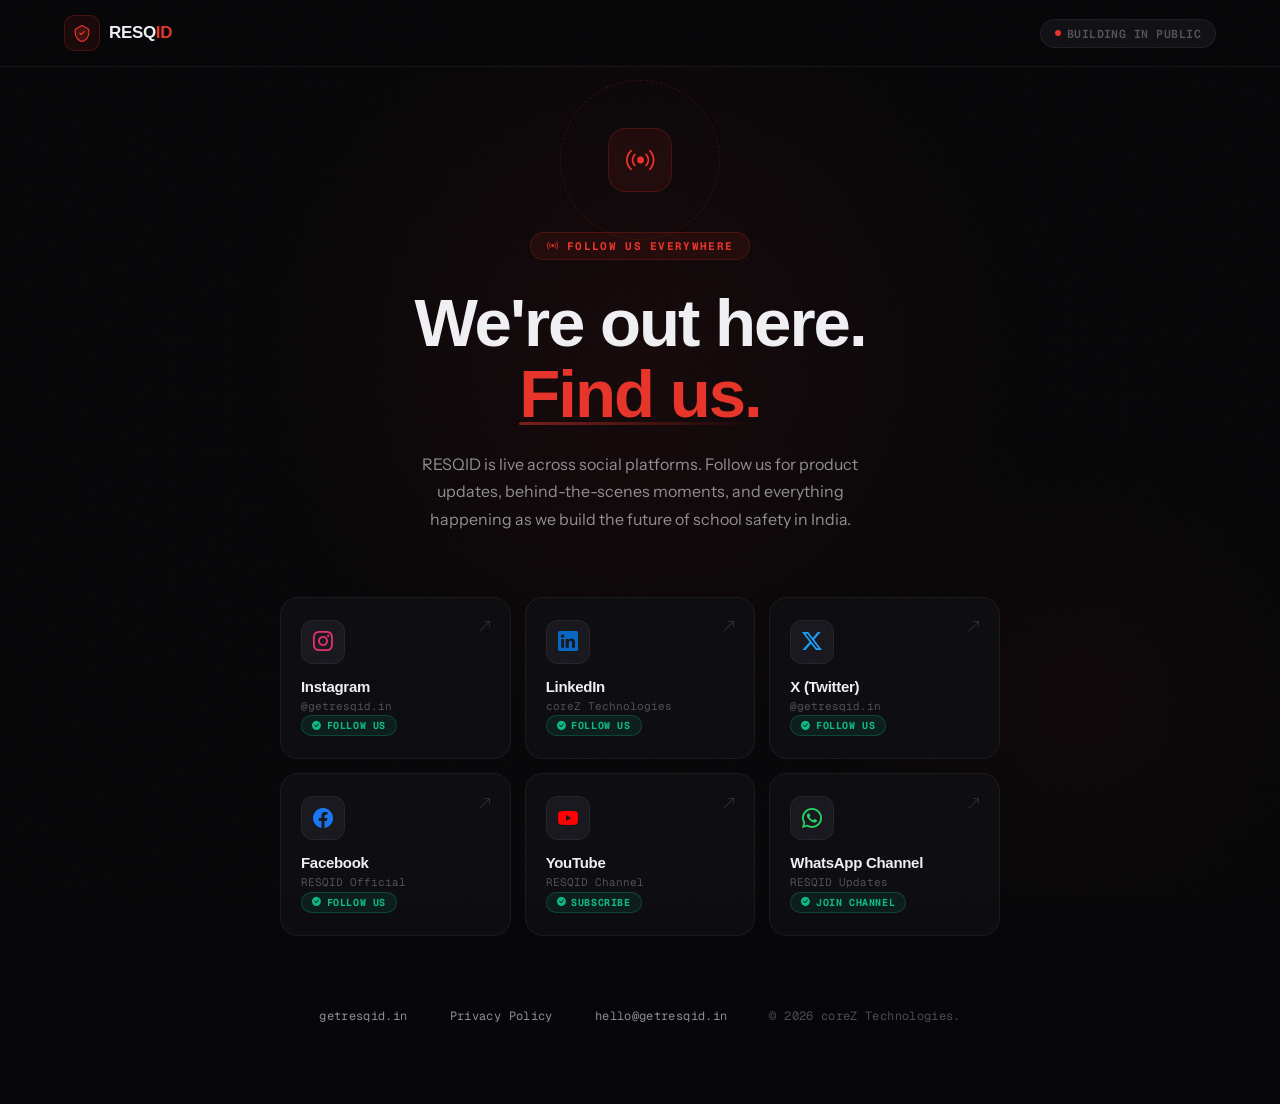
<file: coming-soon.html>
<!doctype html>
<html lang="en">
  <head>
    <meta charset="UTF-8" />
    <meta name="viewport" content="width=device-width, initial-scale=1.0" />
    <title>Follow RESQID – Find Us on Social Media</title>
    <meta
      name="description"
      content="Connect with RESQID on social media. Follow us for product updates, safety tips, and more."
    />
    <link rel="preconnect" href="https://fonts.googleapis.com" />
    <link rel="preconnect" href="https://fonts.gstatic.com" crossorigin />
    <link
      href="https://fonts.googleapis.com/css2?family=Cabinet+Grotesk:wght@400;500;700;800;900&family=Geist+Mono:wght@400;500&family=Instrument+Sans:ital,wght@0,400;0,500;0,600;1,400&display=swap"
      rel="stylesheet"
    />
    <link
      href="https://cdn.jsdelivr.net/npm/bootstrap-icons@1.11.3/font/bootstrap-icons.min.css"
      rel="stylesheet"
    />

    <!-- FAVICON -->
    <link rel="icon" type="image/x-icon" href="assets/favicon_io/favicon.ico" />
    <link
      rel="icon"
      type="image/png"
      sizes="16x16"
      href="assets/favicon_io/favicon-16x16.png"
    />
    <link
      rel="icon"
      type="image/png"
      sizes="32x32"
      href="assets/favicon_io/favicon-32x32.png"
    />
    <link
      rel="apple-touch-icon"
      sizes="180x180"
      href="assets/favicon_io/apple-touch-icon.png"
    />
    <link rel="manifest" href="assets/favicon_io/site.webmanifest" />

    <style>
      :root {
        --red: #e8342a;
        --red-dk: #b5241c;
        --red-lt: rgba(232, 52, 42, 0.09);
        --red-bd: rgba(232, 52, 42, 0.2);
        --red-glow: rgba(232, 52, 42, 0.15);
        --bg: #070709;
        --s1: #0d0d10;
        --s2: #111115;
        --s3: #18181e;
        --s4: #1e1e26;
        --bd: rgba(255, 255, 255, 0.055);
        --bd2: rgba(255, 255, 255, 0.1);
        --tx: #f0f0f4;
        --tx2: rgba(240, 240, 244, 0.58);
        --tx3: rgba(240, 240, 244, 0.3);
        --tx4: rgba(240, 240, 244, 0.15);
        --ok: #10b981;
        --ok-lt: rgba(16, 185, 129, 0.1);
        --r: 12px;
        --rl: 18px;
        --rxl: 26px;
        --ease: cubic-bezier(0.34, 1.18, 0.64, 1);
        --ease-out: cubic-bezier(0, 0, 0.2, 1);
        --ease-spring: cubic-bezier(0.34, 1.56, 0.64, 1);
      }

      *,
      *::before,
      *::after {
        box-sizing: border-box;
        margin: 0;
        padding: 0;
      }

      html {
        overflow-x: hidden;
        scroll-behavior: smooth;
      }

      body {
        font-family: "Instrument Sans", sans-serif;
        background: var(--bg);
        color: var(--tx);
        overflow-x: hidden;
        min-height: 100vh;
        -webkit-font-smoothing: antialiased;
        text-rendering: optimizeLegibility;
      }

      h1,
      h2,
      h3,
      h4,
      h5,
      h6 {
        font-family: "Cabinet Grotesk", sans-serif;
      }

      ::selection {
        background: rgba(232, 52, 42, 0.18);
        color: var(--red);
      }

      ::-webkit-scrollbar {
        width: 3px;
      }
      ::-webkit-scrollbar-track {
        background: var(--bg);
      }
      ::-webkit-scrollbar-thumb {
        background: var(--red-bd);
        border-radius: 99px;
      }

      a {
        text-decoration: none;
        color: inherit;
      }

      /* ── NOISE OVERLAY ── */
      body::before {
        content: "";
        position: fixed;
        inset: 0;
        background-image: url("data:image/svg+xml,%3Csvg viewBox='0 0 512 512' xmlns='http://www.w3.org/2000/svg'%3E%3Cfilter id='noise'%3E%3CfeTurbulence type='fractalNoise' baseFrequency='0.85' numOctaves='4' stitchTiles='stitch'/%3E%3C/filter%3E%3Crect width='100%25' height='100%25' filter='url(%23noise)' opacity='1'/%3E%3C/svg%3E");
        opacity: 0.022;
        pointer-events: none;
        z-index: 9990;
      }

      /* ── AMBIENT BACKGROUND ── */
      .bg-ambient {
        position: fixed;
        inset: 0;
        pointer-events: none;
        z-index: 0;
        overflow: hidden;
      }

      .bg-ambient::before {
        content: "";
        position: absolute;
        width: 900px;
        height: 900px;
        left: 50%;
        top: 50%;
        transform: translate(-50%, -60%);
        background: radial-gradient(
          ellipse,
          rgba(232, 52, 42, 0.07) 0%,
          transparent 65%
        );
        animation: pulse-bg 8s ease-in-out infinite alternate;
      }

      .bg-ambient::after {
        content: "";
        position: absolute;
        width: 600px;
        height: 600px;
        right: -100px;
        bottom: -100px;
        background: radial-gradient(
          ellipse,
          rgba(232, 52, 42, 0.04) 0%,
          transparent 65%
        );
        animation: pulse-bg 11s ease-in-out infinite alternate-reverse;
      }

      .bg-grid {
        position: fixed;
        inset: 0;
        pointer-events: none;
        z-index: 0;
        background-image:
          linear-gradient(rgba(232, 52, 42, 0.025) 1px, transparent 1px),
          linear-gradient(90deg, rgba(232, 52, 42, 0.025) 1px, transparent 1px);
        background-size: 56px 56px;
        mask-image: radial-gradient(
          ellipse 80% 80% at 50% 50%,
          black 0%,
          transparent 100%
        );
      }

      @keyframes pulse-bg {
        from {
          opacity: 0.6;
          transform: translate(-50%, -60%) scale(1);
        }
        to {
          opacity: 1;
          transform: translate(-50%, -60%) scale(1.12);
        }
      }

      /* ── NAV ── */
      #nav {
        position: fixed;
        top: 0;
        left: 0;
        right: 0;
        z-index: 1000;
        background: rgba(7, 7, 9, 0.88);
        backdrop-filter: blur(12px) saturate(1.3);
        -webkit-backdrop-filter: blur(12px) saturate(1.3);
        border-bottom: 1px solid var(--bd);
      }

      .nav-in {
        max-width: 1200px;
        margin: 0 auto;
        display: flex;
        align-items: center;
        justify-content: space-between;
        padding: 15px 24px;
      }

      .nav-logo {
        display: flex;
        align-items: center;
        gap: 9px;
      }

      .nav-logo-icon {
        width: 36px;
        height: 36px;
        background: var(--red-lt);
        border: 1px solid var(--red-bd);
        border-radius: 10px;
        display: flex;
        align-items: center;
        justify-content: center;
        transition:
          transform 0.4s var(--ease-spring),
          box-shadow 0.3s var(--ease-out);
      }

      .nav-logo:hover .nav-logo-icon {
        transform: rotate(-12deg) scale(1.12);
        box-shadow: 0 0 22px rgba(232, 52, 42, 0.35);
      }

      .nav-logo-txt {
        font-family: "Cabinet Grotesk", sans-serif;
        font-size: 17px;
        font-weight: 900;
        color: var(--tx);
        letter-spacing: -0.02em;
      }

      .nav-logo-txt span {
        color: var(--red);
      }

      .nav-badge {
        display: inline-flex;
        align-items: center;
        gap: 6px;
        padding: 6px 14px;
        border-radius: 99px;
        border: 1px solid var(--bd);
        background: var(--s2);
        font-size: 11.5px;
        font-weight: 600;
        color: var(--tx3);
        letter-spacing: 0.04em;
        text-transform: uppercase;
        font-family: "Geist Mono", monospace;
      }

      .dot-pulse {
        width: 6px;
        height: 6px;
        border-radius: 50%;
        background: var(--red);
        animation: dot-pulse 2s ease-in-out infinite;
      }

      @keyframes dot-pulse {
        0%,
        100% {
          opacity: 1;
          box-shadow: 0 0 0 0 rgba(232, 52, 42, 0.5);
        }
        50% {
          opacity: 0.7;
          box-shadow: 0 0 0 5px rgba(232, 52, 42, 0);
        }
      }

      /* ── MAIN LAYOUT ── */
      .page-wrap {
        position: relative;
        z-index: 1;
        min-height: 100vh;
        display: flex;
        flex-direction: column;
        align-items: center;
        justify-content: center;
        padding: 120px 24px 80px;
      }

      /* ── HERO ── */
      .hero {
        text-align: center;
        max-width: 640px;
        margin: 0 auto 64px;
      }

      .hero-eyebrow {
        display: inline-flex;
        align-items: center;
        gap: 8px;
        padding: 6px 16px;
        border-radius: 99px;
        border: 1px solid var(--red-bd);
        background: var(--red-lt);
        font-size: 11px;
        font-weight: 700;
        color: var(--red);
        letter-spacing: 0.12em;
        text-transform: uppercase;
        font-family: "Geist Mono", monospace;
        margin-bottom: 28px;
        animation: fade-up 0.6s var(--ease-out) both;
      }

      .hero-title {
        font-family: "Cabinet Grotesk", sans-serif;
        font-size: clamp(2.6rem, 6vw, 4.2rem);
        font-weight: 900;
        line-height: 1.05;
        letter-spacing: -0.03em;
        color: var(--tx);
        margin-bottom: 22px;
        animation: fade-up 0.6s var(--ease-out) 0.1s both;
      }

      .hero-title .accent {
        color: var(--red);
        position: relative;
        display: inline-block;
      }

      .hero-title .accent::after {
        content: "";
        position: absolute;
        bottom: 4px;
        left: 0;
        right: 0;
        height: 3px;
        background: linear-gradient(90deg, var(--red), transparent);
        border-radius: 99px;
        opacity: 0.5;
      }

      .hero-body {
        font-size: 1rem;
        line-height: 1.7;
        color: var(--tx2);
        max-width: 480px;
        margin: 0 auto;
        animation: fade-up 0.6s var(--ease-out) 0.2s both;
      }

      /* ── SOCIAL GRID ── */
      .social-grid {
        display: grid;
        grid-template-columns: repeat(3, 1fr);
        gap: 14px;
        max-width: 720px;
        width: 100%;
        margin: 0 auto;
        animation: fade-up 0.6s var(--ease-out) 0.3s both;
        justify-items: stretch;
      }

      /* Last two cards centered when row is incomplete */
      .social-card:nth-last-child(2):nth-child(3n + 1) {
        grid-column: 1 / 2;
      }
      .social-card:last-child:nth-child(3n + 2) {
        grid-column: 2 / 3;
      }

      @media (max-width: 600px) {
        .social-grid {
          grid-template-columns: 1fr 1fr;
        }
      }

      @media (max-width: 380px) {
        .social-grid {
          grid-template-columns: 1fr;
        }
      }

      .social-card {
        position: relative;
        display: flex;
        flex-direction: column;
        align-items: flex-start;
        gap: 14px;
        padding: 22px 20px;
        border-radius: var(--rl);
        border: 1px solid var(--bd);
        background: var(--s1);
        cursor: pointer;
        overflow: hidden;
        transition:
          border-color 0.25s var(--ease-out),
          transform 0.35s var(--ease-spring),
          box-shadow 0.3s var(--ease-out);
        text-align: left;
      }

      .social-card::before {
        content: "";
        position: absolute;
        inset: 0;
        opacity: 0;
        transition: opacity 0.3s var(--ease-out);
      }

      .social-card:hover {
        transform: translateY(-4px) scale(1.015);
        border-color: var(--bd2);
      }

      .social-card:hover::before {
        opacity: 1;
      }

      /* Per-platform accent colors */
      .social-card[data-platform="instagram"] {
        --accent: #e1306c;
      }
      .social-card[data-platform="linkedin"] {
        --accent: #0a66c2;
      }
      .social-card[data-platform="twitter"] {
        --accent: #1d9bf0;
      }
      .social-card[data-platform="facebook"] {
        --accent: #1877f2;
      }
      .social-card[data-platform="youtube"] {
        --accent: #ff0000;
      }
      .social-card[data-platform="whatsapp"] {
        --accent: #25d366;
      }

      .social-card::before {
        background: radial-gradient(
          ellipse 120% 120% at 0% 0%,
          rgba(var(--accent-rgb, 232, 52, 42), 0.06),
          transparent 70%
        );
      }

      .social-card:hover {
        box-shadow:
          0 8px 32px rgba(0, 0, 0, 0.35),
          0 0 0 1px rgba(255, 255, 255, 0.06);
      }

      /* Accent glow on hover via pseudo + custom props */
      .social-card[data-platform="instagram"]:hover {
        box-shadow:
          0 8px 32px rgba(0, 0, 0, 0.35),
          0 0 24px rgba(225, 48, 108, 0.1);
        border-color: rgba(225, 48, 108, 0.2);
      }
      .social-card[data-platform="linkedin"]:hover {
        box-shadow:
          0 8px 32px rgba(0, 0, 0, 0.35),
          0 0 24px rgba(10, 102, 194, 0.12);
        border-color: rgba(10, 102, 194, 0.25);
      }
      .social-card[data-platform="twitter"]:hover {
        box-shadow:
          0 8px 32px rgba(0, 0, 0, 0.35),
          0 0 24px rgba(29, 155, 240, 0.12);
        border-color: rgba(29, 155, 240, 0.25);
      }
      .social-card[data-platform="facebook"]:hover {
        box-shadow:
          0 8px 32px rgba(0, 0, 0, 0.35),
          0 0 24px rgba(24, 119, 242, 0.12);
        border-color: rgba(24, 119, 242, 0.25);
      }
      .social-card[data-platform="youtube"]:hover {
        box-shadow:
          0 8px 32px rgba(0, 0, 0, 0.35),
          0 0 24px rgba(255, 0, 0, 0.12);
        border-color: rgba(255, 0, 0, 0.2);
      }
      .social-card[data-platform="whatsapp"]:hover {
        box-shadow:
          0 8px 32px rgba(0, 0, 0, 0.35),
          0 0 24px rgba(37, 211, 102, 0.12);
        border-color: rgba(37, 211, 102, 0.2);
      }

      .card-icon-wrap {
        width: 44px;
        height: 44px;
        border-radius: 12px;
        display: flex;
        align-items: center;
        justify-content: center;
        font-size: 20px;
        background: var(--s3);
        border: 1px solid var(--bd);
        transition:
          transform 0.35s var(--ease-spring),
          background 0.25s;
        flex-shrink: 0;
      }

      .social-card:hover .card-icon-wrap {
        transform: scale(1.1) rotate(-6deg);
      }

      /* Icon colors */
      .social-card[data-platform="instagram"] .card-icon-wrap {
        color: #e1306c;
      }
      .social-card[data-platform="linkedin"] .card-icon-wrap {
        color: #0a66c2;
      }
      .social-card[data-platform="twitter"] .card-icon-wrap {
        color: #1d9bf0;
      }
      .social-card[data-platform="facebook"] .card-icon-wrap {
        color: #1877f2;
      }
      .social-card[data-platform="youtube"] .card-icon-wrap {
        color: #ff0000;
      }
      .social-card[data-platform="whatsapp"] .card-icon-wrap {
        color: #25d366;
      }

      .card-info {
        flex: 1;
        min-width: 0;
      }

      .card-name {
        font-family: "Cabinet Grotesk", sans-serif;
        font-size: 15px;
        font-weight: 800;
        color: var(--tx);
        margin-bottom: 4px;
        letter-spacing: -0.02em;
      }

      .card-handle {
        font-family: "Geist Mono", monospace;
        font-size: 11px;
        color: var(--tx3);
        white-space: nowrap;
        overflow: hidden;
        text-overflow: ellipsis;
      }

      .card-badge {
        margin-top: 2px;
        display: inline-flex;
        align-items: center;
        gap: 5px;
        padding: 3px 10px;
        border-radius: 99px;
        font-size: 10px;
        font-weight: 700;
        letter-spacing: 0.06em;
        text-transform: uppercase;
        font-family: "Geist Mono", monospace;
        background: var(--s3);
        border: 1px solid var(--bd);
        color: var(--tx3);
        width: fit-content;
        transition: all 0.25s var(--ease-out);
      }

      .card-badge i {
        font-size: 8px;
      }

      .card-arrow {
        position: absolute;
        top: 20px;
        right: 18px;
        color: var(--tx4);
        font-size: 14px;
        transition:
          transform 0.3s var(--ease-spring),
          color 0.2s;
      }

      .social-card:hover .card-arrow {
        color: var(--tx2);
        transform: translate(3px, -3px);
      }

      /* ── MODAL ── */
      .modal-overlay {
        position: fixed;
        inset: 0;
        z-index: 9000;
        background: rgba(7, 7, 9, 0.85);
        backdrop-filter: blur(12px) saturate(1.3);
        -webkit-backdrop-filter: blur(12px) saturate(1.3);
        display: flex;
        align-items: center;
        justify-content: center;
        padding: 24px;
        opacity: 0;
        pointer-events: none;
        transition: opacity 0.25s var(--ease-out);
      }

      .modal-overlay.open {
        opacity: 1;
        pointer-events: all;
      }

      .modal {
        position: relative;
        background: var(--s2);
        border: 1px solid var(--bd2);
        border-radius: var(--rxl);
        padding: 48px 40px 40px;
        max-width: 440px;
        width: 100%;
        text-align: center;
        transform: scale(0.92) translateY(20px);
        transition: transform 0.4s var(--ease-spring);
        box-shadow:
          0 32px 80px rgba(0, 0, 0, 0.6),
          0 0 0 1px rgba(255, 255, 255, 0.04);
      }

      .modal-overlay.open .modal {
        transform: scale(1) translateY(0);
      }

      .modal-close {
        position: absolute;
        top: 16px;
        right: 16px;
        width: 32px;
        height: 32px;
        border-radius: 8px;
        border: 1px solid var(--bd);
        background: var(--s3);
        color: var(--tx3);
        display: flex;
        align-items: center;
        justify-content: center;
        cursor: pointer;
        font-size: 14px;
        transition: all 0.2s var(--ease-out);
      }

      .modal-close:hover {
        background: var(--s4);
        color: var(--tx);
        border-color: var(--bd2);
      }

      .modal-icon {
        width: 72px;
        height: 72px;
        border-radius: 20px;
        display: flex;
        align-items: center;
        justify-content: center;
        font-size: 32px;
        margin: 0 auto 24px;
        border: 1px solid var(--bd);
        background: var(--s3);
        transition: transform 0.4s var(--ease-spring);
      }

      .modal-overlay.open .modal-icon {
        animation: icon-bounce 0.6s var(--ease-spring) 0.1s both;
      }

      @keyframes icon-bounce {
        from {
          transform: scale(0.7) rotate(-10deg);
          opacity: 0;
        }
        to {
          transform: scale(1) rotate(0deg);
          opacity: 1;
        }
      }

      .modal-platform {
        font-family: "Geist Mono", monospace;
        font-size: 10px;
        font-weight: 600;
        letter-spacing: 0.12em;
        text-transform: uppercase;
        color: var(--tx3);
        margin-bottom: 10px;
      }

      .modal-title {
        font-family: "Cabinet Grotesk", sans-serif;
        font-size: 1.75rem;
        font-weight: 900;
        letter-spacing: -0.03em;
        color: var(--tx);
        margin-bottom: 14px;
        line-height: 1.1;
      }

      .modal-body {
        font-size: 0.9rem;
        line-height: 1.7;
        color: var(--tx2);
        margin-bottom: 28px;
      }

      /* modal-cta is now an anchor - see a.modal-cta styles below */

      .card-badge.active {
        background: var(--ok-lt);
        border-color: rgba(16, 185, 129, 0.25);
        color: var(--ok);
      }

      .card-badge.active i {
        font-size: 9px;
      }

      a.modal-cta {
        display: inline-flex;
        align-items: center;
        gap: 8px;
        padding: 13px 26px;
        border-radius: var(--r);
        background: var(--red);
        border: 1px solid var(--red-dk);
        color: #fff;
        font-size: 13.5px;
        font-weight: 600;
        cursor: pointer;
        margin-bottom: 16px;
        width: 100%;
        justify-content: center;
        transition: all 0.2s;
        text-decoration: none;
      }

      a.modal-cta:hover {
        background: var(--red-dk);
        transform: translateY(-1px);
        box-shadow: 0 4px 16px rgba(232, 52, 42, 0.3);
        font-size: 11px;
        color: var(--tx3);
        font-family: "Geist Mono", monospace;
        letter-spacing: 0.03em;
      }

      .modal-note a {
        color: var(--red);
        text-decoration: underline;
        text-underline-offset: 3px;
      }

      /* ── FOOTER STRIP ── */
      .bottom-strip {
        margin-top: 72px;
        text-align: center;
        animation: fade-up 0.6s var(--ease-out) 0.45s both;
      }

      .bottom-strip p {
        font-size: 12px;
        color: var(--tx3);
        font-family: "Geist Mono", monospace;
        letter-spacing: 0.03em;
      }

      .bottom-strip a {
        color: var(--tx2);
        transition: color 0.2s;
      }

      .bottom-strip a:hover {
        color: var(--tx);
      }

      .divider {
        display: inline-block;
        margin: 0 10px;
        opacity: 0.3;
      }

      /* ── ANIMATIONS ── */
      @keyframes fade-up {
        from {
          opacity: 0;
          transform: translateY(18px);
        }
        to {
          opacity: 1;
          transform: translateY(0);
        }
      }

      /* ── STAGGER CARDS ── */
      .social-card:nth-child(1) {
        animation: fade-up 0.5s var(--ease-out) 0.3s both;
      }
      .social-card:nth-child(2) {
        animation: fade-up 0.5s var(--ease-out) 0.36s both;
      }
      .social-card:nth-child(3) {
        animation: fade-up 0.5s var(--ease-out) 0.42s both;
      }
      .social-card:nth-child(4) {
        animation: fade-up 0.5s var(--ease-out) 0.48s both;
      }
      .social-card:nth-child(5) {
        animation: fade-up 0.5s var(--ease-out) 0.54s both;
      }
      .social-card:nth-child(6) {
        animation: fade-up 0.5s var(--ease-out) 0.6s both;
      }

      /* ── RIPPLE ── */
      .ripple-ring {
        position: absolute;
        inset: -40px;
        border-radius: 50%;
        border: 1px dashed var(--red-bd);
        animation: ripple-spin 30s linear infinite;
        pointer-events: none;
      }

      @keyframes ripple-spin {
        from {
          transform: rotate(0deg);
        }
        to {
          transform: rotate(360deg);
        }
      }

      .hero-icon-wrap {
        position: relative;
        width: 80px;
        height: 80px;
        margin: 0 auto 32px;
        display: flex;
        align-items: center;
        justify-content: center;
      }

      .hero-icon {
        width: 64px;
        height: 64px;
        border-radius: 18px;
        background: var(--red-lt);
        border: 1px solid var(--red-bd);
        display: flex;
        align-items: center;
        justify-content: center;
        font-size: 28px;
        color: var(--red);
        position: relative;
        z-index: 1;
        animation: hero-icon-float 4s ease-in-out infinite alternate;
      }

      @keyframes hero-icon-float {
        from {
          transform: translateY(0px) rotate(0deg);
        }
        to {
          transform: translateY(-6px) rotate(3deg);
        }
      }
    </style>
  </head>

  <body>
    <!-- Backgrounds -->
    <div class="bg-ambient"></div>
    <div class="bg-grid"></div>

    <!-- Nav -->
    <nav id="nav">
      <div class="nav-in">
        <a href="/" class="nav-logo">
          <div class="nav-logo-icon">
            <svg width="18" height="18" viewBox="0 0 24 24" fill="none">
              <path
                d="M12 2L3 7v5c0 5.25 3.8 10.15 9 11.35C17.2 22.15 21 17.25 21 12V7L12 2z"
                fill="#e8342a"
                opacity=".18"
              />
              <path
                d="M12 2L3 7v5c0 5.25 3.8 10.15 9 11.35C17.2 22.15 21 17.25 21 12V7L12 2z"
                stroke="#e8342a"
                stroke-width="1.5"
                stroke-linejoin="round"
              />
              <path
                d="M9 12l2 2 4-4"
                stroke="#e8342a"
                stroke-width="1.5"
                stroke-linecap="round"
                stroke-linejoin="round"
              />
            </svg>
          </div>
          <span class="nav-logo-txt">RESQ<span>ID</span></span>
        </a>
        <div class="nav-badge">
          <div class="dot-pulse"></div>
          Building in Public
        </div>
      </div>
    </nav>

    <!-- Page -->
    <div class="page-wrap">
      <!-- Hero -->
      <div class="hero">
        <div class="hero-icon-wrap">
          <div class="ripple-ring"></div>
          <div class="hero-icon">
            <i class="bi bi-broadcast"></i>
          </div>
        </div>

        <div class="hero-eyebrow">
          <i class="bi bi-broadcast"></i>
          Follow Us Everywhere
        </div>

        <h1 class="hero-title">
          We're out here.<br />
          <span class="accent">Find us.</span>
        </h1>

        <p class="hero-body">
          RESQID is live across social platforms. Follow us for product updates,
          behind-the-scenes moments, and everything happening as we build the
          future of school safety in India.
        </p>
      </div>

      <!-- Social Cards -->
      <div class="social-grid">
        <!-- Instagram -->
        <div
          class="social-card"
          data-platform="instagram"
          data-name="Instagram"
          data-handle="@getresqid.in"
          data-desc="Behind-the-scenes, product updates, and stories from our journey — from student desks to school corridors."
          data-url="https://instagram.com/resqid.in"
          onclick="openModal(this)"
        >
          <div class="card-arrow"><i class="bi bi-arrow-up-right"></i></div>
          <div class="card-icon-wrap"><i class="bi bi-instagram"></i></div>
          <div class="card-info">
            <div class="card-name">Instagram</div>
            <div class="card-handle">@getresqid.in</div>
            <div class="card-badge active">
              <i class="bi bi-check-circle-fill"></i> Follow Us
            </div>
          </div>
        </div>

        <!-- LinkedIn -->
        <div
          class="social-card"
          data-platform="linkedin"
          data-name="LinkedIn"
          data-handle="coreZ Technologies"
          data-desc="Company milestones, product announcements, and thought leadership on school safety and student tech in India."
          data-url="https://www.linkedin.com/company/coreztechnologies"
          onclick="openModal(this)"
        >
          <div class="card-arrow"><i class="bi bi-arrow-up-right"></i></div>
          <div class="card-icon-wrap"><i class="bi bi-linkedin"></i></div>
          <div class="card-info">
            <div class="card-name">LinkedIn</div>
            <div class="card-handle">coreZ Technologies</div>
            <div class="card-badge active">
              <i class="bi bi-check-circle-fill"></i> Follow Us
            </div>
          </div>
        </div>

        <!-- X / Twitter -->
        <div
          class="social-card"
          data-platform="twitter"
          data-name="X (Twitter)"
          data-handle="@resqid_in"
          data-desc="Real-time product thoughts, launch updates, and honest founder commentary. We'll say what we mean."
          data-url="https://x.com/resqid_in"
          onclick="openModal(this)"
        >
          <div class="card-arrow"><i class="bi bi-arrow-up-right"></i></div>
          <div class="card-icon-wrap"><i class="bi bi-twitter-x"></i></div>
          <div class="card-info">
            <div class="card-name">X (Twitter)</div>
            <div class="card-handle">@getresqid.in</div>
            <div class="card-badge active">
              <i class="bi bi-check-circle-fill"></i> Follow Us
            </div>
          </div>
        </div>

        <!-- Facebook -->
        <div
          class="social-card"
          data-platform="facebook"
          data-name="Facebook"
          data-handle="RESQID Official"
          data-desc="Community updates, school partnership news, and parent-facing announcements about RESQID rollouts."
          data-url="https://facebook.com/resqid"
          onclick="openModal(this)"
        >
          <div class="card-arrow"><i class="bi bi-arrow-up-right"></i></div>
          <div class="card-icon-wrap"><i class="bi bi-facebook"></i></div>
          <div class="card-info">
            <div class="card-name">Facebook</div>
            <div class="card-handle">RESQID Official</div>
            <div class="card-badge active">
              <i class="bi bi-check-circle-fill"></i> Follow Us
            </div>
          </div>
        </div>

        <!-- YouTube -->
        <div
          class="social-card"
          data-platform="youtube"
          data-name="YouTube"
          data-handle="RESQID"
          data-desc="Product walkthroughs, school onboarding guides, and the story of building RESQID from the ground up."
          data-url="https://youtube.com/@resqid"
          onclick="openModal(this)"
        >
          <div class="card-arrow"><i class="bi bi-arrow-up-right"></i></div>
          <div class="card-icon-wrap"><i class="bi bi-youtube"></i></div>
          <div class="card-info">
            <div class="card-name">YouTube</div>
            <div class="card-handle">RESQID Channel</div>
            <div class="card-badge active">
              <i class="bi bi-check-circle-fill"></i> Subscribe
            </div>
          </div>
        </div>

        <!-- WhatsApp Channel -->
        <div
          class="social-card"
          data-platform="whatsapp"
          data-name="WhatsApp Channel"
          data-handle="RESQID Updates"
          data-desc="Instant launch alerts, school enrollment open dates, and critical product updates — delivered directly to your WhatsApp."
          data-url="https://whatsapp.com/channel/resqid"
          onclick="openModal(this)"
        >
          <div class="card-arrow"><i class="bi bi-arrow-up-right"></i></div>
          <div class="card-icon-wrap"><i class="bi bi-whatsapp"></i></div>
          <div class="card-info">
            <div class="card-name">WhatsApp Channel</div>
            <div class="card-handle">RESQID Updates</div>
            <div class="card-badge active">
              <i class="bi bi-check-circle-fill"></i> Join Channel
            </div>
          </div>
        </div>
      </div>

      <!-- Bottom strip -->
      <div class="bottom-strip">
        <p>
          <a href="/">getresqid.in</a>
          <span class="divider">·</span>
          <a href="/privacy-policy.html">Privacy Policy</a>
          <span class="divider">·</span>
          <a href="mailto:hello@getresqid.in">hello@getresqid.in</a>
          <span class="divider">·</span>
          © 2026 coreZ Technologies.
        </p>
      </div>
    </div>

    <!-- Modal -->
    <div class="modal-overlay" id="modal" onclick="closeModal(event)">
      <div class="modal">
        <button class="modal-close" onclick="closeModalBtn()">
          <i class="bi bi-x"></i>
        </button>

        <div class="modal-icon" id="modal-icon"></div>
        <div class="modal-platform" id="modal-platform"></div>
        <h2 class="modal-title" id="modal-title"></h2>
        <p class="modal-body" id="modal-body"></p>

        <a
          class="modal-cta"
          id="modal-cta-link"
          href="#"
          target="_blank"
          rel="noopener"
        >
          <i class="bi bi-box-arrow-up-right"></i>
          Visit Our Page
        </a>

        <p class="modal-note">
          In the meantime, visit us at
          <a href="/">getresqid.in</a>
          &nbsp;or write to
          <a href="mailto:hello@getresqid.in">hello@getresqid.in</a>
        </p>
      </div>
    </div>

    <script>
      const iconMap = {
        instagram: "bi bi-instagram",
        linkedin: "bi bi-linkedin",
        twitter: "bi bi-twitter-x",
        facebook: "bi bi-facebook",
        youtube: "bi bi-youtube",
        whatsapp: "bi bi-whatsapp",
      };

      const colorMap = {
        instagram: "#e1306c",
        linkedin: "#0a66c2",
        twitter: "#1d9bf0",
        facebook: "#1877f2",
        youtube: "#ff0000",
        whatsapp: "#25d366",
      };

      function openModal(card) {
        const platform = card.dataset.platform;
        const name = card.dataset.name;
        const handle = card.dataset.handle;
        const desc = card.dataset.desc;
        const url = card.dataset.url || "#";
        const color = colorMap[platform];

        const icon = document.getElementById("modal-icon");
        icon.innerHTML = `<i class="${iconMap[platform]}" style="color:${color}"></i>`;
        icon.style.borderColor = color + "33";
        icon.style.background = color + "11";

        document.getElementById("modal-platform").textContent =
          platform.toUpperCase();
        document.getElementById("modal-title").textContent = name;
        document.getElementById("modal-body").textContent = desc;
        document.getElementById("modal-cta-link").href = url;

        document.getElementById("modal").classList.add("open");
        document.body.style.overflow = "hidden";
      }

      function closeModal(e) {
        if (e.target === document.getElementById("modal")) closeModalBtn();
      }

      function closeModalBtn() {
        document.getElementById("modal").classList.remove("open");
        document.body.style.overflow = "";
      }

      document.addEventListener("keydown", (e) => {
        if (e.key === "Escape") closeModalBtn();
      });
    </script>
  </body>
</html>
</file>
